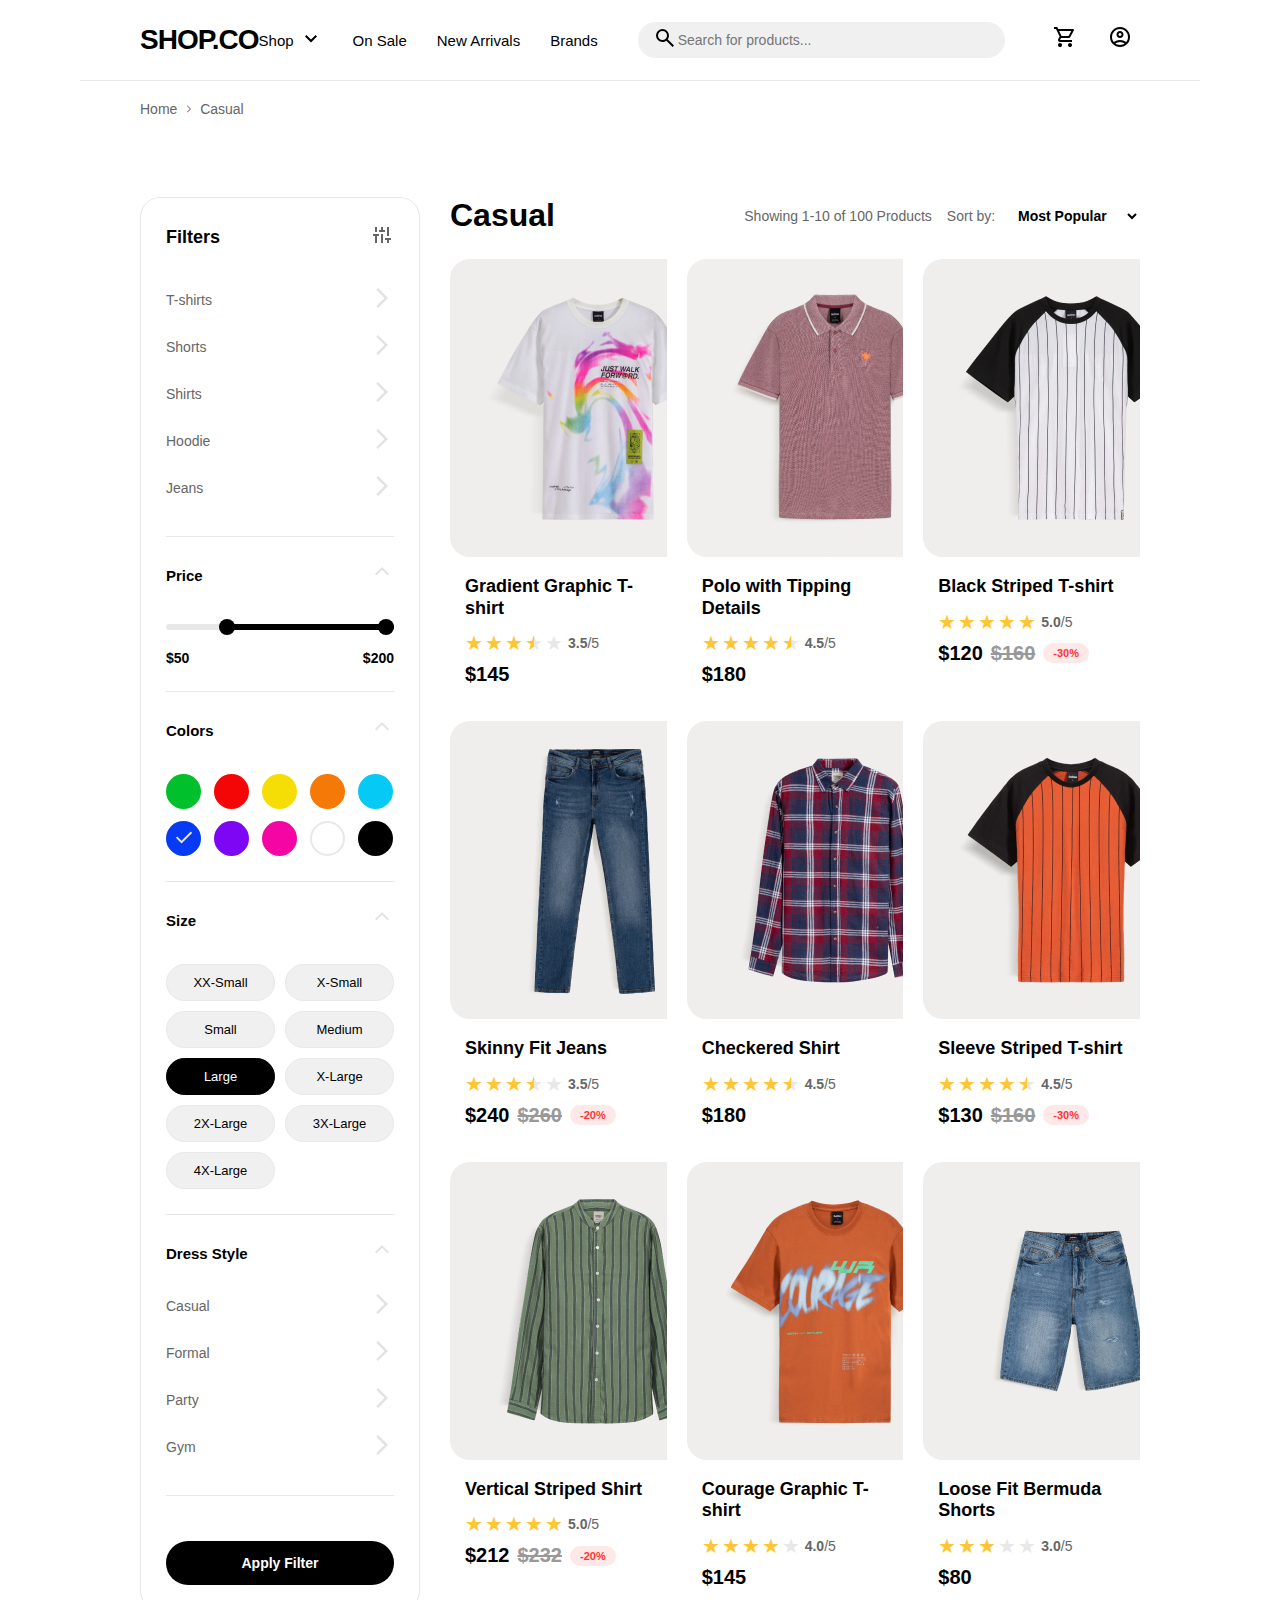
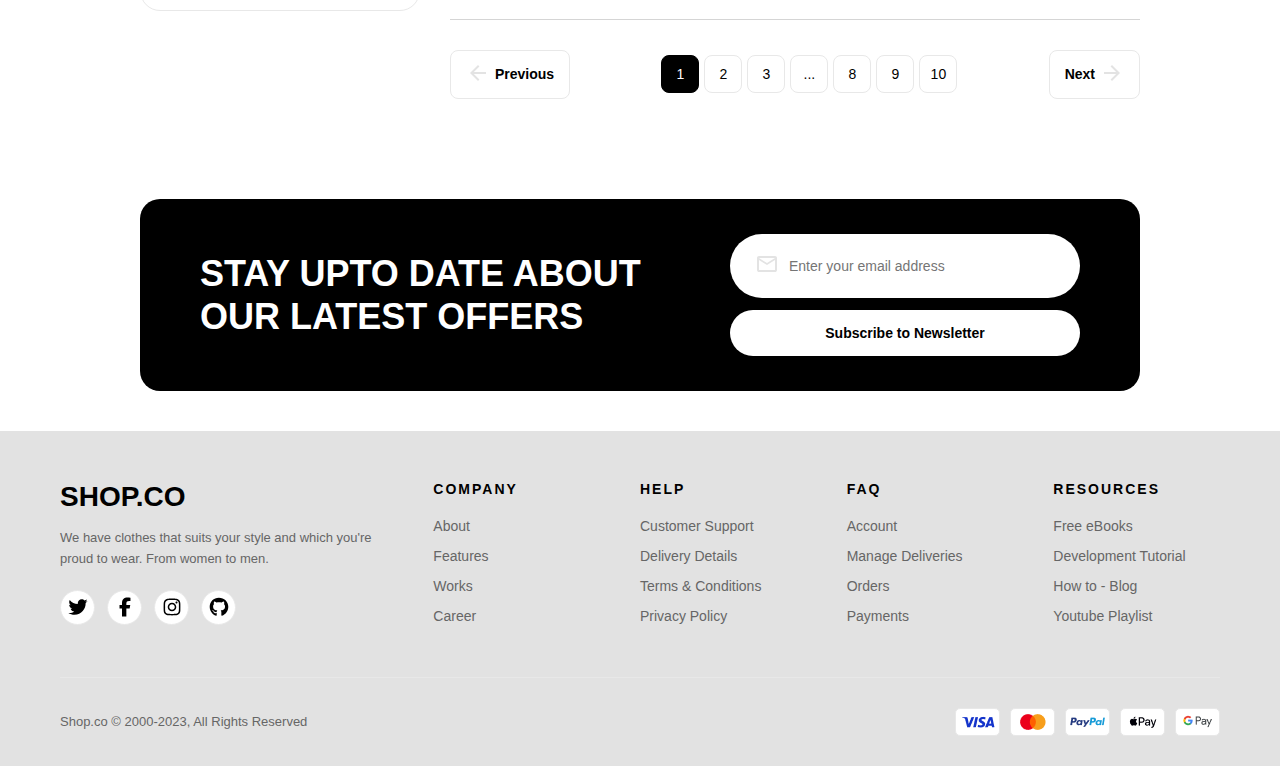
<file: category.html>
<!DOCTYPE html>
<html lang="en">

<head>
  <meta charset="UTF-8" />
  <meta name="viewport" content="width=device-width, initial-scale=1.0" />
  <link rel="stylesheet" href="category.css" />
  <link rel="preconnect" href="https://fonts.googleapis.com" />
  <link rel="preconnect" href="https://fonts.gstatic.com" crossorigin />
  <title>SHOP.CO</title>
</head>

<body>
  <div class="main-container">
    <!-- Header -->
    <div class="header">
      <button class="filter-toggle-btn">
        <svg xmlns="http://www.w3.org/2000/svg" viewBox="0 0 640 640" width="24px" height="24px">
          <path
            d="M96 160C96 142.3 110.3 128 128 128L512 128C529.7 128 544 142.3 544 160C544 177.7 529.7 192 512 192L128 192C110.3 192 96 177.7 96 160zM96 320C96 302.3 110.3 288 128 288L512 288C529.7 288 544 302.3 544 320C544 337.7 529.7 352 512 352L128 352C110.3 352 96 337.7 96 320zM544 480C544 497.7 529.7 512 512 512L128 512C110.3 512 96 497.7 96 480C96 462.3 110.3 448 128 448L512 448C529.7 448 544 462.3 544 480z" />
        </svg>
      </button>
      <div class="logo">SHOP.CO</div>
      <div class="nav">
        <a href="#" class="nav-item">Shop
          <span><svg xmlns="http://www.w3.org/2000/svg" height="24px" viewBox="0 -960 960 960" width="24px"
              fill="#000000">
              <path d="M480-344 240-584l56-56 184 184 184-184 56 56-240 240Z" />
            </svg></span></a>
        <a href="#" class="nav-item">On Sale</a>
        <a href="#" class="nav-item">New Arrivals</a>
        <a href="#" class="nav-item">Brands</a>
      </div>
      <div class="search-bar">
        <span class="search-icon"><svg xmlns="http://www.w3.org/2000/svg" height="24px" viewBox="0 -960 960 960"
            width="24px" fill="#000000">
            <path
              d="M784-120 532-372q-30 24-69 38t-83 14q-109 0-184.5-75.5T120-580q0-109 75.5-184.5T380-840q109 0 184.5 75.5T640-580q0 44-14 83t-38 69l252 252-56 56ZM380-400q75 0 127.5-52.5T560-580q0-75-52.5-127.5T380-760q-75 0-127.5 52.5T200-580q0 75 52.5 127.5T380-400Z" />
          </svg></span>
        <input type="text" placeholder="Search for products..." />
      </div>
      <div class="header-icons">
        <button class="icon-btn">
          <svg xmlns="http://www.w3.org/2000/svg" height="24px" viewBox="0 -960 960 960" width="24px" fill="#000000">
            <path
              d="M280-80q-33 0-56.5-23.5T200-160q0-33 23.5-56.5T280-240q33 0 56.5 23.5T360-160q0 33-23.5 56.5T280-80Zm400 0q-33 0-56.5-23.5T600-160q0-33 23.5-56.5T680-240q33 0 56.5 23.5T760-160q0 33-23.5 56.5T680-80ZM246-720l96 200h280l110-200H246Zm-38-80h590q23 0 35 20.5t1 41.5L692-482q-11 20-29.5 31T622-440H324l-44 80h480v80H280q-45 0-68-39.5t-2-78.5l54-98-144-304H40v-80h130l38 80Zm134 280h280-280Z" />
          </svg>
        </button>
        <button class="icon-btn">
          <svg xmlns="http://www.w3.org/2000/svg" height="24px" viewBox="0 -960 960 960" width="24px">
            <path
              d="M234-276q51-39 114-61.5T480-360q69 0 132 22.5T726-276q35-41 54.5-93T800-480q0-133-93.5-226.5T480-800q-133 0-226.5 93.5T160-480q0 59 19.5 111t54.5 93Zm246-164q-59 0-99.5-40.5T340-580q0-59 40.5-99.5T480-720q59 0 99.5 40.5T620-580q0 59-40.5 99.5T480-440Zm0 360q-83 0-156-31.5T197-197q-54-54-85.5-127T80-480q0-83 31.5-156T197-763q54-54 127-85.5T480-880q83 0 156 31.5T763-763q54 54 85.5 127T880-480q0 83-31.5 156T763-197q-54 54-127 85.5T480-80Zm0-80q53 0 100-15.5t86-44.5q-39-29-86-44.5T480-280q-53 0-100 15.5T294-220q39 29 86 44.5T480-160Zm0-360q26 0 43-17t17-43q0-26-17-43t-43-17q-26 0-43 17t-17 43q0 26 17 43t43 17Zm0-60Zm0 360Z" />
          </svg>
        </button>
      </div>
    </div>
    <!-- Breadcrumb -->
    <div class="breadcrumb">
      <a href="#">Home</a>
      <svg xmlns="http://www.w3.org/2000/svg" width="15px" height="10px" fill="#808080" viewBox="0 0 640 640">
        <path
          d="M471.1 297.4C483.6 309.9 483.6 330.2 471.1 342.7L279.1 534.7C266.6 547.2 246.3 547.2 233.8 534.7C221.3 522.2 221.3 501.9 233.8 489.4L403.2 320L233.9 150.6C221.4 138.1 221.4 117.8 233.9 105.3C246.4 92.8 266.7 92.8 279.2 105.3L471.2 297.3z" />
      </svg>
      Casual
    </div>

    <div class="container">
      <!-- Sidebar Filters -->
      <div class="sidebar">
        <div class="filter-header">
          <h3>Filters</h3>
          <span><svg xmlns="http://www.w3.org/2000/svg" height="24px" viewBox="0 -960 960 960" width="24px"
              fill="#666666">
              <path
                d="M200-160v-280h-80v-80h240v80h-80v280h-80Zm0-440v-200h80v200h-80Zm160 0v-80h80v-120h80v120h80v80H360Zm80 440v-360h80v360h-80Zm240 0v-120h-80v-80h240v80h-80v120h-80Zm0-280v-360h80v360h-80Z" />
            </svg></span>
          <button class="close-filter-btn">
            <svg xmlns="http://www.w3.org/2000/svg" width="24px" height="24px" viewBox="0 0 640 640">
              <path
                d="M183.1 137.4C170.6 124.9 150.3 124.9 137.8 137.4C125.3 149.9 125.3 170.2 137.8 182.7L275.2 320L137.9 457.4C125.4 469.9 125.4 490.2 137.9 502.7C150.4 515.2 170.7 515.2 183.2 502.7L320.5 365.3L457.9 502.6C470.4 515.1 490.7 515.1 503.2 502.6C515.7 490.1 515.7 469.8 503.2 457.3L365.8 320L503.1 182.6C515.6 170.1 515.6 149.8 503.1 137.3C490.6 124.8 470.3 124.8 457.8 137.3L320.5 274.7L183.1 137.4z" />
            </svg>
          </button>
        </div>

        <!-- Category Filters -->
        <div class="filter-section">
          <div class="filter-item">
            T-shirts
            <span><img src="asset/filter-arrow-right.svg" alt="arrow-left" /></span>
          </div>
          <div class="filter-item">
            Shorts
            <span><img src="asset/filter-arrow-right.svg" alt="arrow-left" /></span>
          </div>
          <div class="filter-item">
            Shirts
            <span><img src="asset/filter-arrow-right.svg" alt="arrow-left" /></span>
          </div>
          <div class="filter-item">
            Hoodie
            <span><img src="asset/filter-arrow-right.svg" alt="arrow-left" /></span>
          </div>
          <div class="filter-item">
            Jeans
            <span><img src="asset/filter-arrow-right.svg" alt="arrow-left" /></span>
          </div>
        </div>

        <!-- Price Filter -->
        <div class="filter-section">
          <div class="filter-title">
            Price
            <span><img src="asset/filter-arrow-up.svg" alt="arrow-up" /></span>
          </div>
          <div class="filter-items">
            <div class="price-range">
              <div class="price-slider">
                <div class="price-slider-fill" id="sliderFill"></div>
                <input type="range" min="0" max="200" value="50" class="slider-input" id="minSlider" />
                <input type="range" min="0" max="200" value="200" class="slider-input" id="maxSlider" />
              </div>
              <div class="price-labels">
                <span id="minLabel">$50</span>
                <span id="maxLabel">$500</span>
              </div>
            </div>
          </div>
        </div>

        <!-- Colors Filter -->
        <div class="filter-section">
          <div class="filter-title">
            Colors
            <span><img src="asset/filter-arrow-up.svg" alt="arrow-up" /></span>
          </div>
          <div class="filter-items">
            <div class="color-grid">
              <div class="color-option" style="background: #00c12b"></div>
              <div class="color-option" style="background: #f50606"></div>
              <div class="color-option yellow" style="background: #f5dd06"></div>
              <div class="color-option" style="background: #f57906"></div>
              <div class="color-option" style="background: #06caf5"></div>
              <div class="color-option selected" style="background: #063af5"></div>
              <div class="color-option" style="background: #7d06f5"></div>
              <div class="color-option" style="background: #f506a4"></div>
              <div class="color-option white" style="background: #ffffff"></div>
              <div class="color-option" style="background: #000000"></div>
            </div>
          </div>
        </div>

        <!-- Size Filter -->
        <div class="filter-section">
          <div class="filter-title">
            Size
            <span><img src="asset/filter-arrow-up.svg" alt="arrow-up" /></span>
          </div>
          <div class="filter-items">
            <div class="size-grid">
              <div class="size-option">XX-Small</div>
              <div class="size-option">X-Small</div>
              <div class="size-option">Small</div>
              <div class="size-option">Medium</div>
              <div class="size-option selected">Large</div>
              <div class="size-option">X-Large</div>
              <div class="size-option">2X-Large</div>
              <div class="size-option">3X-Large</div>
              <div class="size-option">4X-Large</div>
            </div>
          </div>
        </div>

        <!-- Dress Style Filter -->
        <div class="filter-section">
          <div class="filter-title">
            Dress Style
            <span><img src="asset/filter-arrow-up.svg" alt="arrow-up" /></span>
          </div>
          <div class="filter-items">
            <div class="filter-item">
              Casual
              <span><img src="asset/filter-arrow-right.svg" alt="arrow-left" /></span>
            </div>
            <div class="filter-item">
              Formal
              <span><img src="asset/filter-arrow-right.svg" alt="arrow-left" /></span>
            </div>
            <div class="filter-item">
              Party
              <span><img src="asset/filter-arrow-right.svg" alt="arrow-left" /></span>
            </div>
            <div class="filter-item">
              Gym
              <span><img src="asset/filter-arrow-right.svg" alt="arrow-left" /></span>
            </div>
          </div>
        </div>

        <button class="apply-filter-btn">Apply Filter</button>
      </div>

      <!-- Main Content -->
      <div class="main-content">
        <div class="content-header">
          <h1>Casual</h1>
          <div class="sort-info">
            <span>Showing 1-10 of 100 Products</span>
            <span>Sort by:
              <select class="sort-dropdown">
                <option>Most Popular</option>
                <option>New Arrivals</option>
                <option>Best Summer</option>
              </select></span>
          </div>
        </div>
        <!-- Products Grid -->
        <div class="products-grid">
          <div class="product-card">
            <img src="asset/gradient.png" alt="Gradient Graphic T-shirt" />
            <div class="product-info">
              <h3>Gradient Graphic T-shirt</h3>
              <div class="product-rating">
                <div class="stars">
                  <span class="star">★</span>
                  <span class="star">★</span>
                  <span class="star">★</span>
                  <span class="star half">★</span>
                  <span class="star empty">★</span>
                </div>
                <span class="rating-text"><span>3.5</span>/5</span>
              </div>
              <div class="product-price">$145</div>
            </div>
          </div>
          <div class="product-card">
            <img src="asset/polo.png" alt="Polo with Tipping Details" />
            <div class="product-info">
              <h3>Polo with Tipping Details</h3>
              <div class="product-rating">
                <div class="stars">
                  <span class="star">★</span>
                  <span class="star">★</span>
                  <span class="star">★</span>
                  <span class="star">★</span>
                  <span class="star half">★</span>
                </div>
                <span class="rating-text"><span>4.5</span>/5</span>
              </div>
              <div class="product-price">$180</div>
            </div>
          </div>
          <div class="product-card">
            <img src="asset/black-striped.png" alt="Black Striped T-shirt" />
            <div class="product-info">
              <h3>Black Striped T-shirt</h3>
              <div class="product-rating">
                <div class="stars">
                  <span class="star">★</span>
                  <span class="star">★</span>
                  <span class="star">★</span>
                  <span class="star">★</span>
                  <span class="star">★</span>
                </div>
                <span class="rating-text"><span>5.0</span>/5</span>
              </div>
              <div class="product-price">
                $120
                <span class="old-price">$160</span>
                <span class="discount">-30%</span>
              </div>
            </div>
          </div>
          <div class="product-card">
            <img src="asset/skinny-fit.png" alt="Skinny Fit Jeans" />
            <div class="product-info">
              <h3>Skinny Fit Jeans</h3>
              <div class="product-rating">
                <div class="stars">
                  <span class="star">★</span>
                  <span class="star">★</span>
                  <span class="star">★</span>
                  <span class="star half">★</span>
                  <span class="star empty">★</span>
                </div>
                <span class="rating-text"><span>3.5</span>/5</span>
              </div>
              <div class="product-price">
                $240
                <span class="old-price">$260</span>
                <span class="discount">-20%</span>
              </div>
            </div>
          </div>
          <div class="product-card">
            <img src="asset/checkered.png" alt="Checkered Shirt" />
            <div class="product-info">
              <h3>Checkered Shirt</h3>
              <div class="product-rating">
                <div class="stars">
                  <span class="star">★</span>
                  <span class="star">★</span>
                  <span class="star">★</span>
                  <span class="star">★</span>
                  <span class="star half">★</span>
                </div>
                <span class="rating-text"><span>4.5</span>/5</span>
              </div>
              <div class="product-price">$180</div>
            </div>
          </div>
          <div class="product-card">
            <img src="asset/sleeve-striped.png" alt="Sleeve Striped T-shirt" />
            <div class="product-info">
              <h3>Sleeve Striped T-shirt</h3>
              <div class="product-rating">
                <div class="stars">
                  <span class="star">★</span>
                  <span class="star">★</span>
                  <span class="star">★</span>
                  <span class="star">★</span>
                  <span class="star half">★</span>
                </div>
                <span class="rating-text"><span>4.5</span>/5</span>
              </div>
              <div class="product-price">
                $130
                <span class="old-price">$160</span>
                <span class="discount">-30%</span>
              </div>
            </div>
          </div>
          <div class="product-card">
            <img src="asset/vertical-striped.png" alt="Vertical Striped Shirt" />
            <div class="product-info">
              <h3>Vertical Striped Shirt</h3>
              <div class="product-rating">
                <div class="stars">
                  <span class="star">★</span>
                  <span class="star">★</span>
                  <span class="star">★</span>
                  <span class="star">★</span>
                  <span class="star">★</span>
                </div>
                <span class="rating-text"><span>5.0</span>/5</span>
              </div>
              <div class="product-price">
                $212
                <span class="old-price">$232</span>
                <span class="discount">-20%</span>
              </div>
            </div>
          </div>
          <div class="product-card">
            <img src="asset/courage-tshirt.png" alt="Courage Graphic T-shirt" />
            <div class="product-info">
              <h3>Courage Graphic T-shirt</h3>
              <div class="product-rating">
                <div class="stars">
                  <span class="star">★</span>
                  <span class="star">★</span>
                  <span class="star">★</span>
                  <span class="star">★</span>
                  <span class="star empty">★</span>
                </div>
                <span class="rating-text"><span>4.0</span>/5</span>
              </div>
              <div class="product-price">$145</div>
            </div>
          </div>
          <div class="product-card">
            <img src="asset/loose-fit.png" alt="Loose Fit Bermuda Shorts" />
            <div class="product-info">
              <h3>Loose Fit Bermuda Shorts</h3>
              <div class="product-rating">
                <div class="stars">
                  <span class="star">★</span>
                  <span class="star">★</span>
                  <span class="star">★</span>
                  <span class="star empty">★</span>
                  <span class="star empty">★</span>
                </div>
                <span class="rating-text"><span>3.0</span>/5</span>
              </div>
              <div class="product-price">$80</div>
            </div>
          </div>
        </div>
        <hr class="filter-divider" />
        <!-- Pagination -->
        <div class="pagination">
          <button class="pagination-btn">
            <span><img src="asset/arrow-left.svg" alt="arrow-left" /></span>
            Previous
          </button>
          <div class="pagination-numbers">
            <div class="page-number active">1</div>
            <div class="page-number">2</div>
            <div class="page-number">3</div>
            <div class="page-number">...</div>
            <div class="page-number">8</div>
            <div class="page-number">9</div>
            <div class="page-number">10</div>
          </div>
          <button class="pagination-btn">
            Next
            <span><img src="asset/arrow-right.svg" alt="arrowright" /></span>
          </button>
        </div>
      </div>
    </div>
    <!-- Newsletter -->
    <div class="newsletter">
      <h2>STAY UPTO DATE ABOUT OUR LATEST OFFERS</h2>
      <div class="newsletter-form">
        <div class="newsletter-input">
          <span><img src="asset/mail.svg" alt="email" /></span>
          <input type="email" placeholder="Enter your email address" />
        </div>
        <button class="newsletter-btn">Subscribe to Newsletter</button>
      </div>
    </div>
  </div>
  <!-- Footer -->
  <div class="footer">
    <div class="footer-content">
      <div class="footer-brand">
        <h3>SHOP.CO</h3>
        <p>
          We have clothes that suits your style and which you're proud to
          wear. From women to men.
        </p>
        <div class="social-icons">
          <div class="social-icon">
            <svg xmlns="http://www.w3.org/2000/svg" width="24px" viewBox="0 0 640 640">
              <path
                d="M523.4 215.7C523.7 220.2 523.7 224.8 523.7 229.3C523.7 368 418.1 527.9 225.1 527.9C165.6 527.9 110.4 510.7 64 480.8C72.4 481.8 80.6 482.1 89.3 482.1C138.4 482.1 183.5 465.5 219.6 437.3C173.5 436.3 134.8 406.1 121.5 364.5C128 365.5 134.5 366.1 141.3 366.1C150.7 366.1 160.1 364.8 168.9 362.5C120.8 352.8 84.8 310.5 84.8 259.5L84.8 258.2C98.8 266 115 270.9 132.2 271.5C103.9 252.7 85.4 220.5 85.4 184.1C85.4 164.6 90.6 146.7 99.7 131.1C151.4 194.8 229 236.4 316.1 240.9C314.5 233.1 313.5 225 313.5 216.9C313.5 159.1 360.3 112 418.4 112C448.6 112 475.9 124.7 495.1 145.1C518.8 140.6 541.6 131.8 561.7 119.8C553.9 144.2 537.3 164.6 515.6 177.6C536.7 175.3 557.2 169.5 576 161.4C561.7 182.2 543.8 200.7 523.4 215.7z" />
            </svg>
          </div>
          <div class="social-icon">
            <svg xmlns="http://www.w3.org/2000/svg" height="24" width="24" viewBox="0 0 640 640">
              <path
                d="M240 363.3L240 576L356 576L356 363.3L442.5 363.3L460.5 265.5L356 265.5L356 230.9C356 179.2 376.3 159.4 428.7 159.4C445 159.4 458.1 159.8 465.7 160.6L465.7 71.9C451.4 68 416.4 64 396.2 64C289.3 64 240 114.5 240 223.4L240 265.5L174 265.5L174 363.3L240 363.3z" />
            </svg>
          </div>
          <div class="social-icon">
            <svg xmlns="http://www.w3.org/2000/svg" height="24" width="24" viewBox="0 0 640 640">
              <path
                d="M320.3 205C256.8 204.8 205.2 256.2 205 319.7C204.8 383.2 256.2 434.8 319.7 435C383.2 435.2 434.8 383.8 435 320.3C435.2 256.8 383.8 205.2 320.3 205zM319.7 245.4C360.9 245.2 394.4 278.5 394.6 319.7C394.8 360.9 361.5 394.4 320.3 394.6C279.1 394.8 245.6 361.5 245.4 320.3C245.2 279.1 278.5 245.6 319.7 245.4zM413.1 200.3C413.1 185.5 425.1 173.5 439.9 173.5C454.7 173.5 466.7 185.5 466.7 200.3C466.7 215.1 454.7 227.1 439.9 227.1C425.1 227.1 413.1 215.1 413.1 200.3zM542.8 227.5C541.1 191.6 532.9 159.8 506.6 133.6C480.4 107.4 448.6 99.2 412.7 97.4C375.7 95.3 264.8 95.3 227.8 97.4C192 99.1 160.2 107.3 133.9 133.5C107.6 159.7 99.5 191.5 97.7 227.4C95.6 264.4 95.6 375.3 97.7 412.3C99.4 448.2 107.6 480 133.9 506.2C160.2 532.4 191.9 540.6 227.8 542.4C264.8 544.5 375.7 544.5 412.7 542.4C448.6 540.7 480.4 532.5 506.6 506.2C532.8 480 541 448.2 542.8 412.3C544.9 375.3 544.9 264.5 542.8 227.5zM495 452C487.2 471.6 472.1 486.7 452.4 494.6C422.9 506.3 352.9 503.6 320.3 503.6C287.7 503.6 217.6 506.2 188.2 494.6C168.6 486.8 153.5 471.7 145.6 452C133.9 422.5 136.6 352.5 136.6 319.9C136.6 287.3 134 217.2 145.6 187.8C153.4 168.2 168.5 153.1 188.2 145.2C217.7 133.5 287.7 136.2 320.3 136.2C352.9 136.2 423 133.6 452.4 145.2C472 153 487.1 168.1 495 187.8C506.7 217.3 504 287.3 504 319.9C504 352.5 506.7 422.6 495 452z" />
            </svg>
          </div>
          <div class="social-icon">
            <svg xmlns="http://www.w3.org/2000/svg" height="24" width="24" viewBox="0 0 640 640">
              <path
                d="M237.9 461.4C237.9 463.4 235.6 465 232.7 465C229.4 465.3 227.1 463.7 227.1 461.4C227.1 459.4 229.4 457.8 232.3 457.8C235.3 457.5 237.9 459.1 237.9 461.4zM206.8 456.9C206.1 458.9 208.1 461.2 211.1 461.8C213.7 462.8 216.7 461.8 217.3 459.8C217.9 457.8 216 455.5 213 454.6C210.4 453.9 207.5 454.9 206.8 456.9zM251 455.2C248.1 455.9 246.1 457.8 246.4 460.1C246.7 462.1 249.3 463.4 252.3 462.7C255.2 462 257.2 460.1 256.9 458.1C256.6 456.2 253.9 454.9 251 455.2zM316.8 72C178.1 72 72 177.3 72 316C72 426.9 141.8 521.8 241.5 555.2C254.3 557.5 258.8 549.6 258.8 543.1C258.8 536.9 258.5 502.7 258.5 481.7C258.5 481.7 188.5 496.7 173.8 451.9C173.8 451.9 162.4 422.8 146 415.3C146 415.3 123.1 399.6 147.6 399.9C147.6 399.9 172.5 401.9 186.2 425.7C208.1 464.3 244.8 453.2 259.1 446.6C261.4 430.6 267.9 419.5 275.1 412.9C219.2 406.7 162.8 398.6 162.8 302.4C162.8 274.9 170.4 261.1 186.4 243.5C183.8 237 175.3 210.2 189 175.6C209.9 169.1 258 202.6 258 202.6C278 197 299.5 194.1 320.8 194.1C342.1 194.1 363.6 197 383.6 202.6C383.6 202.6 431.7 169 452.6 175.6C466.3 210.3 457.8 237 455.2 243.5C471.2 261.2 481 275 481 302.4C481 398.9 422.1 406.6 366.2 412.9C375.4 420.8 383.2 435.8 383.2 459.3C383.2 493 382.9 534.7 382.9 542.9C382.9 549.4 387.5 557.3 400.2 555C500.2 521.8 568 426.9 568 316C568 177.3 455.5 72 316.8 72zM169.2 416.9C167.9 417.9 168.2 420.2 169.9 422.1C171.5 423.7 173.8 424.4 175.1 423.1C176.4 422.1 176.1 419.8 174.4 417.9C172.8 416.3 170.5 415.6 169.2 416.9zM158.4 408.8C157.7 410.1 158.7 411.7 160.7 412.7C162.3 413.7 164.3 413.4 165 412C165.7 410.7 164.7 409.1 162.7 408.1C160.7 407.5 159.1 407.8 158.4 408.8zM190.8 444.4C189.2 445.7 189.8 448.7 192.1 450.6C194.4 452.9 197.3 453.2 198.6 451.6C199.9 450.3 199.3 447.3 197.3 445.4C195.1 443.1 192.1 442.8 190.8 444.4zM179.4 429.7C177.8 430.7 177.8 433.3 179.4 435.6C181 437.9 183.7 438.9 185 437.9C186.6 436.6 186.6 434 185 431.7C183.6 429.4 181 428.4 179.4 429.7z" />
            </svg>
          </div>
        </div>
      </div>
      <div class="footer-column">
        <h4>COMPANY</h4>
        <ul class="footer-links">
          <li><a href="#">About</a></li>
          <li><a href="#">Features</a></li>
          <li><a href="#">Works</a></li>
          <li><a href="#">Career</a></li>
        </ul>
      </div>
      <div class="footer-column">
        <h4>HELP</h4>
        <ul class="footer-links">
          <li><a href="#">Customer Support</a></li>
          <li><a href="#">Delivery Details</a></li>
          <li><a href="#">Terms & Conditions</a></li>
          <li><a href="#">Privacy Policy</a></li>
        </ul>
      </div>
      <div class="footer-column">
        <h4>FAQ</h4>
        <ul class="footer-links">
          <li><a href="#">Account</a></li>
          <li><a href="#">Manage Deliveries</a></li>
          <li><a href="#">Orders</a></li>
          <li><a href="#">Payments</a></li>
        </ul>
      </div>
      <div class="footer-column">
        <h4>RESOURCES</h4>
        <ul class="footer-links">
          <li><a href="#">Free eBooks</a></li>
          <li><a href="#">Development Tutorial</a></li>
          <li><a href="#">How to - Blog</a></li>
          <li><a href="#">Youtube Playlist</a></li>
        </ul>
      </div>
    </div>
    <div class="footer-bottom">
      <div class="copyright">Shop.co © 2000-2023, All Rights Reserved</div>
      <div class="payment-icons">
        <div class="payment-icon"><img src="asset/visa.png" alt="" /></div>
        <div class="payment-icon">
          <img src="asset/Mastercard.png" alt="" />
        </div>
        <div class="payment-icon"><img src="asset/Paypal.png" alt="" /></div>
        <div class="payment-icon">
          <img src="asset/applePay.png" alt="" />
        </div>
        <div class="payment-icon"><img src="asset/GPay.png" alt="" /></div>
      </div>
    </div>
  </div>
</body>
<script src="category.js"></script>

</html>
</file>
<file: category.css>
@import url("https://fonts.cdnfonts.com/css/satoshi");

* {
  margin: 0;
  padding: 0;
  box-sizing: border-box;
}

body {
  font-family: "Satoshi", sans-serif;
  color: #000;
}

.main-container {
  margin: 0px 80px 0px 80px;
}
/* Header */
.header {
  background: white;
  padding: 20px 60px;
  display: flex;
  align-items: center;
  justify-content: space-between;
  border-bottom: 1px solid #e8e8e8;
}

.logo {
  font-size: 28px;
  font-weight: 900;
  letter-spacing: -1px;
}

.nav {
  display: flex;
  gap: 30px;
  align-items: center;
}

.nav-item {
  color: #000;
  text-decoration: none;
  font-size: 15px;
  display: flex;
  align-items: center;
  gap: 5px;
}

.search-bar {
  flex: 1;
  max-width: 500px;
  margin: 0 40px;
  position: relative;
}

.search-bar input {
  width: 100%;
  padding: 10px 15px 10px 40px;
  border: none;
  background: #f0f0f0;
  border-radius: 50px;
  font-size: 14px;
}

.search-icon {
  position: absolute;
  left: 15px;
  top: 50%;
  transform: translateY(-50%);
  color: #666;
}

.header-icons {
  display: flex;
  gap: 15px;
}

.icon-btn {
  background: none;
  width: 40px;
  height: 40px;
  border: none;
  cursor: pointer;
  font-size: 25px;
  fill: #000;
}

/* Breadcrumb */
.breadcrumb {
  padding: 20px 60px;
  background: white;
  font-size: 14px;
  color: #666;
}

.breadcrumb a {
  color: #666;
  text-decoration: none;
}

.filter-divider {
  border: 0;
  height: 1px;
  background-color: #d5d5d5;
  margin: 15px 0;
}

/* Main Container */
.container {
  display: flex;
  padding: 60px 60px;
  gap: 30px;
}

/* Sidebar */
.sidebar {
  width: 280px;
  background: white;
  border: 1px solid #e8e8e8;
  border-radius: 20px;
  padding: 25px;
  height: fit-content;
}

.filter-header {
  display: flex;
  justify-content: space-between;
  align-items: center;
  margin-bottom: 25px;
}

.filter-header h3 {
  font-size: 18px;
}

.filter-section {
  margin-bottom: 25px;
  padding-bottom: 25px;
  border-bottom: 1px solid #e8e8e8;
}

.filter-section:last-child {
  border-bottom: none;
}

.filter-title {
  display: flex;
  justify-content: space-between;
  align-items: center;
  margin-bottom: 15px;
  cursor: pointer;
  font-size: 15px;
  font-weight: 600;
}

.filter-item {
  padding: 10px 0;
  display: flex;
  align-items: center;
  justify-content: space-between;
  cursor: pointer;
  font-size: 14px;
  color: #666;
}

/* Price Range */
.price-range {
  margin-top: 15px;
}

.price-slider {
  width: 100%;
  height: 6px;
  background: #e8e8e8;
  border-radius: 10px;
  position: relative;
  margin: 20px 0;
}

.price-slider-fill {
  height: 100%;
  background: #000;
  border-radius: 10px;
  position: absolute;
}

.price-labels {
  display: flex;
  justify-content: space-between;
  font-size: 14px;
  font-weight: 600;
}

/* Slider inputs */
.slider-input {
  position: absolute;
  width: 100%;
  height: 6px;
  background: none;
  pointer-events: none;
  -webkit-appearance: none;
  appearance: none;
  top: 0;
  left: 0;
}

.slider-input::-webkit-slider-thumb {
  -webkit-appearance: none;
  appearance: none;
  width: 16px;
  height: 16px;
  background: #000;
  border-radius: 50%;
  cursor: pointer;
  pointer-events: all;
}

.slider-input::-moz-range-thumb {
  width: 16px;
  height: 16px;
  background: #000;
  border: none;
  border-radius: 50%;
  cursor: pointer;
  pointer-events: all;
}

/* Colors */
.color-grid {
  display: grid;
  grid-template-columns: repeat(5, 1fr);
  gap: 12px;
  margin-top: 15px;
}

.color-option {
  width: 35px;
  height: 35px;
  border-radius: 50%;
  cursor: pointer;
  border: 2px solid transparent;
  position: relative;
}

.color-option.selected::after {
  content: url("asset/check.svg");
  position: absolute;
  top: 50%;
  left: 50%;
  transform: translate(-50%, -50%);
  color: white;
  font-size: 14px;
  font-weight: bold;
}

.color-option.white {
  border: 2px solid #e8e8e8;
}

/* Sizes */
.size-grid {
  display: grid;
  grid-template-columns: repeat(2, 1fr);
  gap: 10px;
  margin-top: 15px;
}

.size-option {
  padding: 10px;
  border: 1px solid #e8e8e8;
  border-radius: 50px;
  text-align: center;
  cursor: pointer;
  font-size: 13px;
  background: #f0f0f0;
  transition: all 0.2s;
}

.size-option.selected {
  background: #000;
  color: white;
  border-color: #000;
}

/* Apply Filter Button */
.apply-filter-btn {
  width: 100%;
  padding: 14px;
  background: #000;
  color: white;
  border: none;
  border-radius: 50px;
  font-size: 14px;
  font-weight: 600;
  cursor: pointer;
  margin-top: 20px;
}

/* Main Content */
.main-content {
  flex: 1;
}

.content-header {
  display: flex;
  justify-content: space-between;
  align-items: center;
  margin-bottom: 25px;
}

.content-header h1 {
  font-size: 32px;
}

.sort-info {
  display: flex;
  gap: 15px;
  align-items: center;
  font-size: 14px;
  color: #666;
}

.sort-dropdown {
  padding: 8px 15px;
  border: none;
  background: transparent;
  border-radius: 50px;
  cursor: pointer;
  font-size: 14px;
  font-weight: 600;
}

.products-grid {
  display: grid;
  grid-template-columns: repeat(3, 1fr);
  gap: 20px;
}

.product-card {
  text-align: left;
  overflow: hidden;
}

.product-card img {
  width: 295;
  height: 298px;
  object-fit: cover;
  background-color: #f2f0f1;
  border-radius: 20px;
}

.product-info {
  padding: 15px;
}

.product-info h3 {
  font-size: 18px;
  font-weight: 600;
  margin-bottom: 8px;
  line-height: 1.2;
}

.product-rating {
  display: flex;
  align-items: center;
  gap: 5px;
  margin-bottom: 8px;
}

.product-rating span {
  padding-top: 4px;
}

.rating {
  display: flex;
  align-items: center;
  gap: 5px;
  margin-bottom: 8px;
}

.stars {
  display: flex;
  gap: 2px;
}

.star {
  color: #ffc633;
  font-size: 20px;
}

.star.half {
  position: relative;
  color: #e8e8e8;
}

.star.half::before {
  content: "★";
  position: absolute;
  color: #ffc633;
  overflow: hidden;
  width: 50%;
}

.star.empty {
  color: #e8e8e8;
}

.rating-text {
  font-size: 14px;
  color: #666;
}

.rating-text span {
  font-weight: 700;
}

.product-price {
  display: flex;
  align-items: center;
  gap: 8px;
  font-size: 20px;
  font-weight: 700;
}

.old-price {
  color: #999;
  text-decoration: line-through;
  font-size: 20px;
  font-weight: 700;
}

.discount {
  background: #ffe8e8;
  color: #ff3333;
  padding: 4px 10px;
  border-radius: 50px;
  font-size: 11px;
  font-weight: 600;
}

/* Pagination */
.pagination {
  display: flex;
  justify-content: space-between;
  align-items: center;
  margin-top: 30px;
}

.pagination-btn {
  padding: 10px 15px;
  border: 1px solid #e8e8e8;
  background: white;
  border-radius: 8px;
  cursor: pointer;
  font-size: 14px;
  font-weight: 600;
  display: flex;
  align-items: center;
  gap: 5px;
}

.pagination-numbers {
  display: flex;
  gap: 5px;
}

.page-number {
  width: 38px;
  height: 38px;
  display: flex;
  align-items: center;
  justify-content: center;
  border: 1px solid #e8e8e8;
  background: white;
  border-radius: 8px;
  cursor: pointer;
  font-size: 14px;
}

.page-number.active {
  background: #000;
  color: white;
  border-color: #000;
}

/* Newsletter */
.newsletter {
  background: #000;
  color: white;
  padding: 35px 60px;
  border-radius: 20px;
  display: flex;
  justify-content: space-between;
  align-items: center;
  margin: 40px 60px;
}

.newsletter h2 {
  font-size: 36px;
  line-height: 1.2;
  max-width: 500px;
}

.newsletter-form {
  display: flex;
  flex-direction: column;
  gap: 12px;
  width: 350px;
}

.newsletter-input {
  padding: 18px 25px;
  background-color: #fff;
  border: none;
  border-radius: 60px;
  font-size: 16px;
  display: flex;
  align-items: center;
  gap: 10px;
}

.newsletter-input input {
  flex: 1;
  border: none;
  outline: none;
  font-size: 14px;
}

.newsletter-btn {
  padding: 15px;
  background: white;
  color: #000;
  border: none;
  border-radius: 50px;
  font-size: 14px;
  font-weight: 600;
  cursor: pointer;
}
/* Footer */
.footer {
  background: #e2e2e2;
  padding: 50px 60px 30px;
}

.footer-content {
  display: grid;
  grid-template-columns: 2fr 1fr 1fr 1fr 1fr;
  gap: 40px;
  margin-bottom: 40px;
}

.footer-brand h3 {
  font-size: 28px;
  font-weight: 900;
  margin-bottom: 15px;
}

.footer-brand p {
  color: #666;
  font-size: 13px;
  line-height: 1.6;
  margin-bottom: 20px;
}

.social-icons {
  display: flex;
  gap: 12px;
}

.social-icon {
  width: 35px;
  height: 35px;
  background: white;
  border: 1px solid #e8e8e8;
  border-radius: 50%;
  display: flex;
  align-items: center;
  justify-content: center;
  cursor: pointer;
}
.social-icon:hover {
  background: #000;
  fill: #fff;
}

.footer-column h4 {
  font-size: 14px;
  margin-bottom: 20px;
  letter-spacing: 2px;
}

.footer-links {
  list-style: none;
}

.footer-links li {
  margin-bottom: 12px;
}

.footer-links a {
  color: #666;
  text-decoration: none;
  font-size: 14px;
}

.footer-bottom {
  display: flex;
  justify-content: space-between;
  align-items: center;
  padding-top: 30px;
  border-top: 1px solid #e8e8e8;
}

.copyright {
  color: #666;
  font-size: 13px;
}

.payment-icons {
  display: flex;
  gap: 10px;
}

.payment-icon {
  width: 45px;
  height: 28px;
  background: white;
  border: 1px solid #e8e8e8;
  border-radius: 5px;
  display: flex;
  align-items: center;
  justify-content: center;
  font-size: 10px;
  font-weight: 600;
  cursor: pointer;
}
/* MOBILE FILTER BUTTON */
.filter-toggle-btn {
  display: none;
  border: none;
  background-color: #fff;
  cursor: pointer;
}

/* Responsive */
@media (max-width: 768px) {
  .filter-toggle-btn {
    display: block;
  }

  /* Sidebar mobile slide style */
  .sidebar {
    position: fixed;
    top: 0;
    left: -300px;
    width: 280px;
    height: 100vh;
    background: white;
    padding: 25px;
    z-index: 9999;
    overflow-y: auto;
    border-right: 1px solid #ddd;
    transition: left 0.3s ease-in-out;
  }

  .sidebar.active {
    left: 0;
  }

  /* Content full width */
  .main-content {
    width: 100%;
  }

  .container {
    flex-direction: column;
    padding: 20px;
  }
}

/* Responsive Product Grid */
@media (max-width: 1024px) {
  .products-grid {
    grid-template-columns: repeat(2, 1fr);
    gap: 15px;
  }

  .product-card img {
    height: 250px;
  }
}

@media (max-width: 600px) {
  .products-grid {
    grid-template-columns: 1fr;
    gap: 20px;
  }

  .product-card img {
    width: 100%;
    height: 260px;
  }
}

@media (max-width: 992px) {
  .header {
    padding: 15px 25px;
    flex-wrap: wrap;
    gap: 15px;
  }

  .search-bar {
    order: 3;
    width: 100%;
    max-width: 100%;
    margin: 0;
  }

  .nav {
    display: none;
  }
}

@media (max-width: 600px) {
  .header {
    padding: 12px 20px;
  }

  .logo {
    font-size: 22px;
  }

  .header-icons {
    gap: 10px;
  }

  .icon-btn {
    width: 32px;
    height: 32px;
    font-size: 20px;
  }
}

@media (max-width: 992px) {
  .footer {
    padding: 40px 30px;
  }

  .footer-content {
    grid-template-columns: 1fr 1fr;
    gap: 30px;
  }
}

@media (max-width: 600px) {
  .footer {
    padding: 30px 20px;
  }

  .footer-content {
    grid-template-columns: 1fr;
    text-align: center;
  }

  .footer-brand h3 {
    text-align: center;
  }

  .footer-brand p {
    text-align: center;
  }

  .social-icons {
    justify-content: center;
  }

  .footer-bottom {
    flex-direction: column;
    gap: 15px;
    text-align: center;
  }

  .payment-icons {
    justify-content: center;
  }
}
/* Cross button hidden on desktop */
.close-filter-btn {
  display: none;
  position: absolute;
  top: 25px;
  right: 20px;
  background: transparent;
  border: none;
  cursor: pointer;
  z-index: 1000;
}

/* Show only on mobile when sidebar is active */
@media screen and (max-width: 768px) {
  .sidebar.active .close-filter-btn {
    display: block;
  }
  .filter-header span svg {
    display: none;
  }
}

/* Collapse section content */
.filter-section > div:not(.filter-title) {
  transition: max-height 0.3s ease;
  overflow: hidden;
  max-height: 1000px;
}

.filter-section.collapsed > div:not(.filter-title) {
  max-height: 0;
}

.filter-items {
  display: block;
  transition: max-height 0.3s ease;
  overflow: hidden;
}

.filter-section.collapsed .filter-items {
  display: none;
}
</file>
